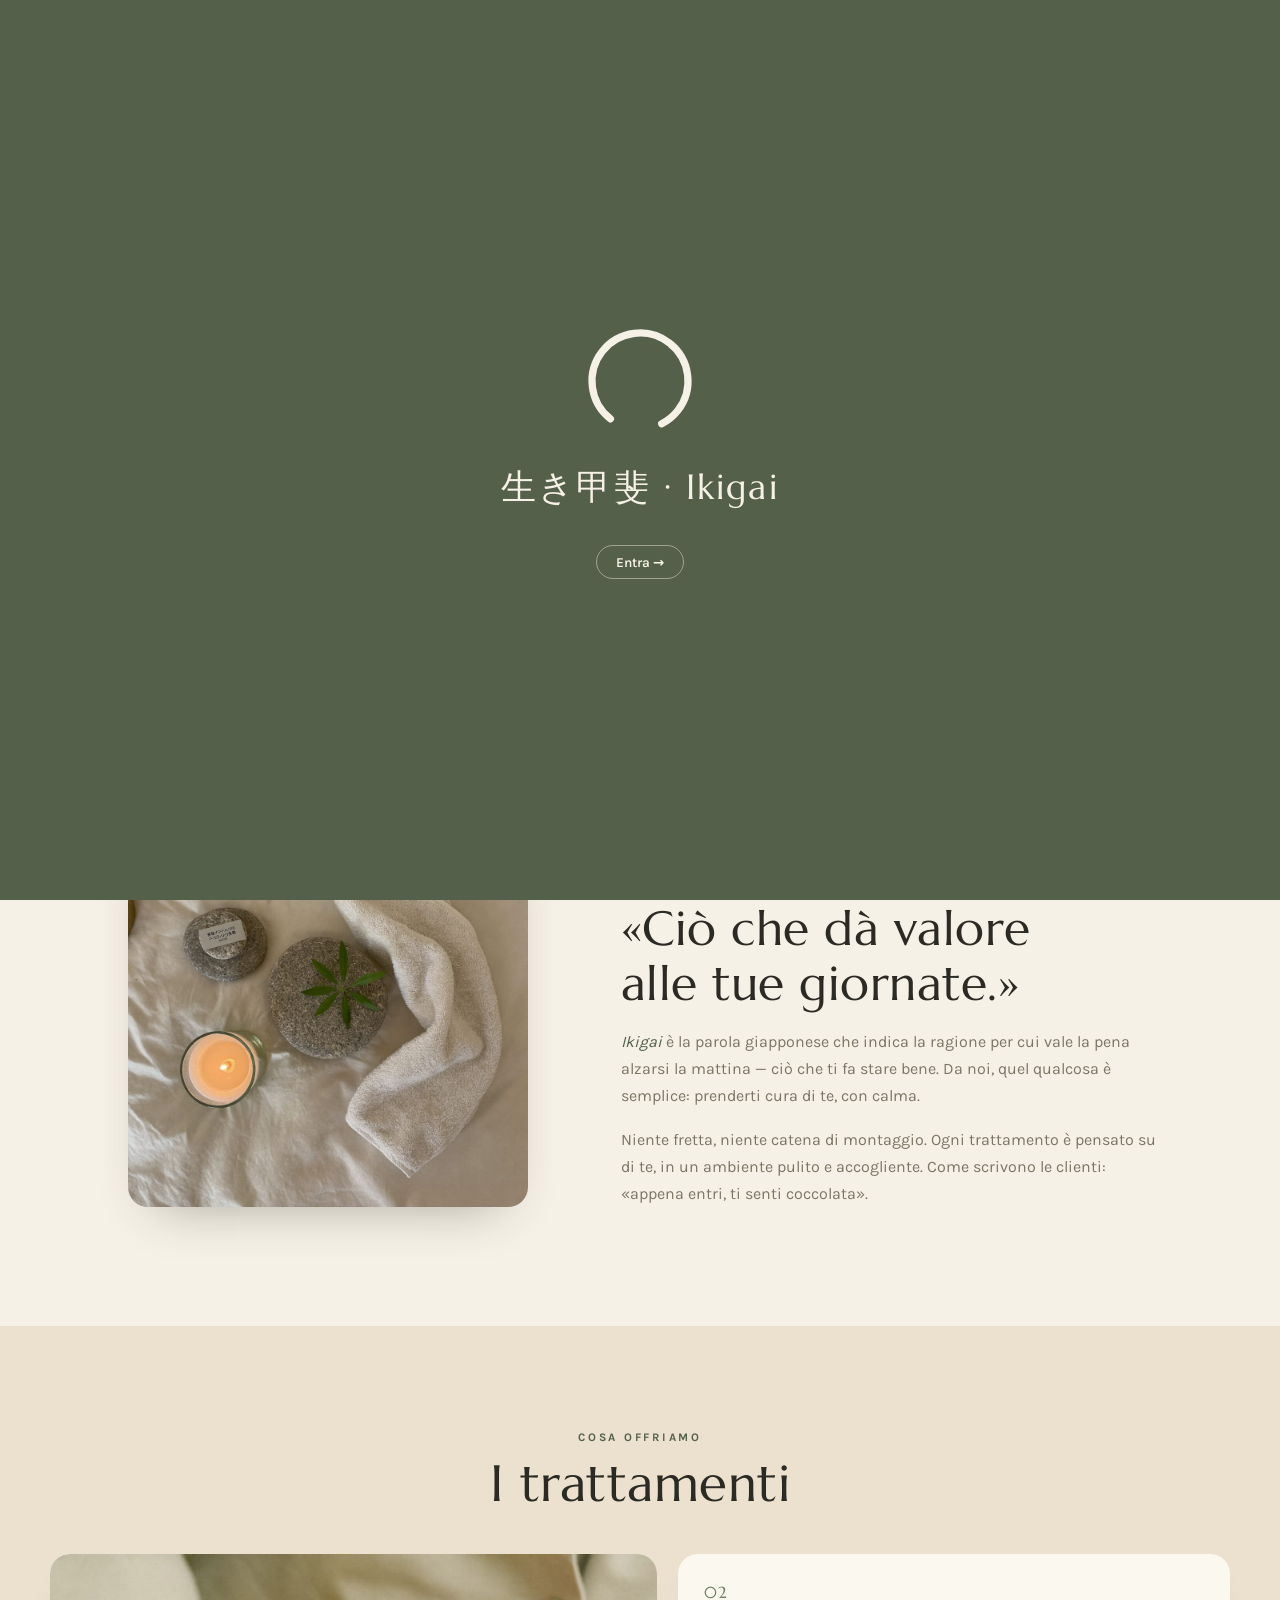
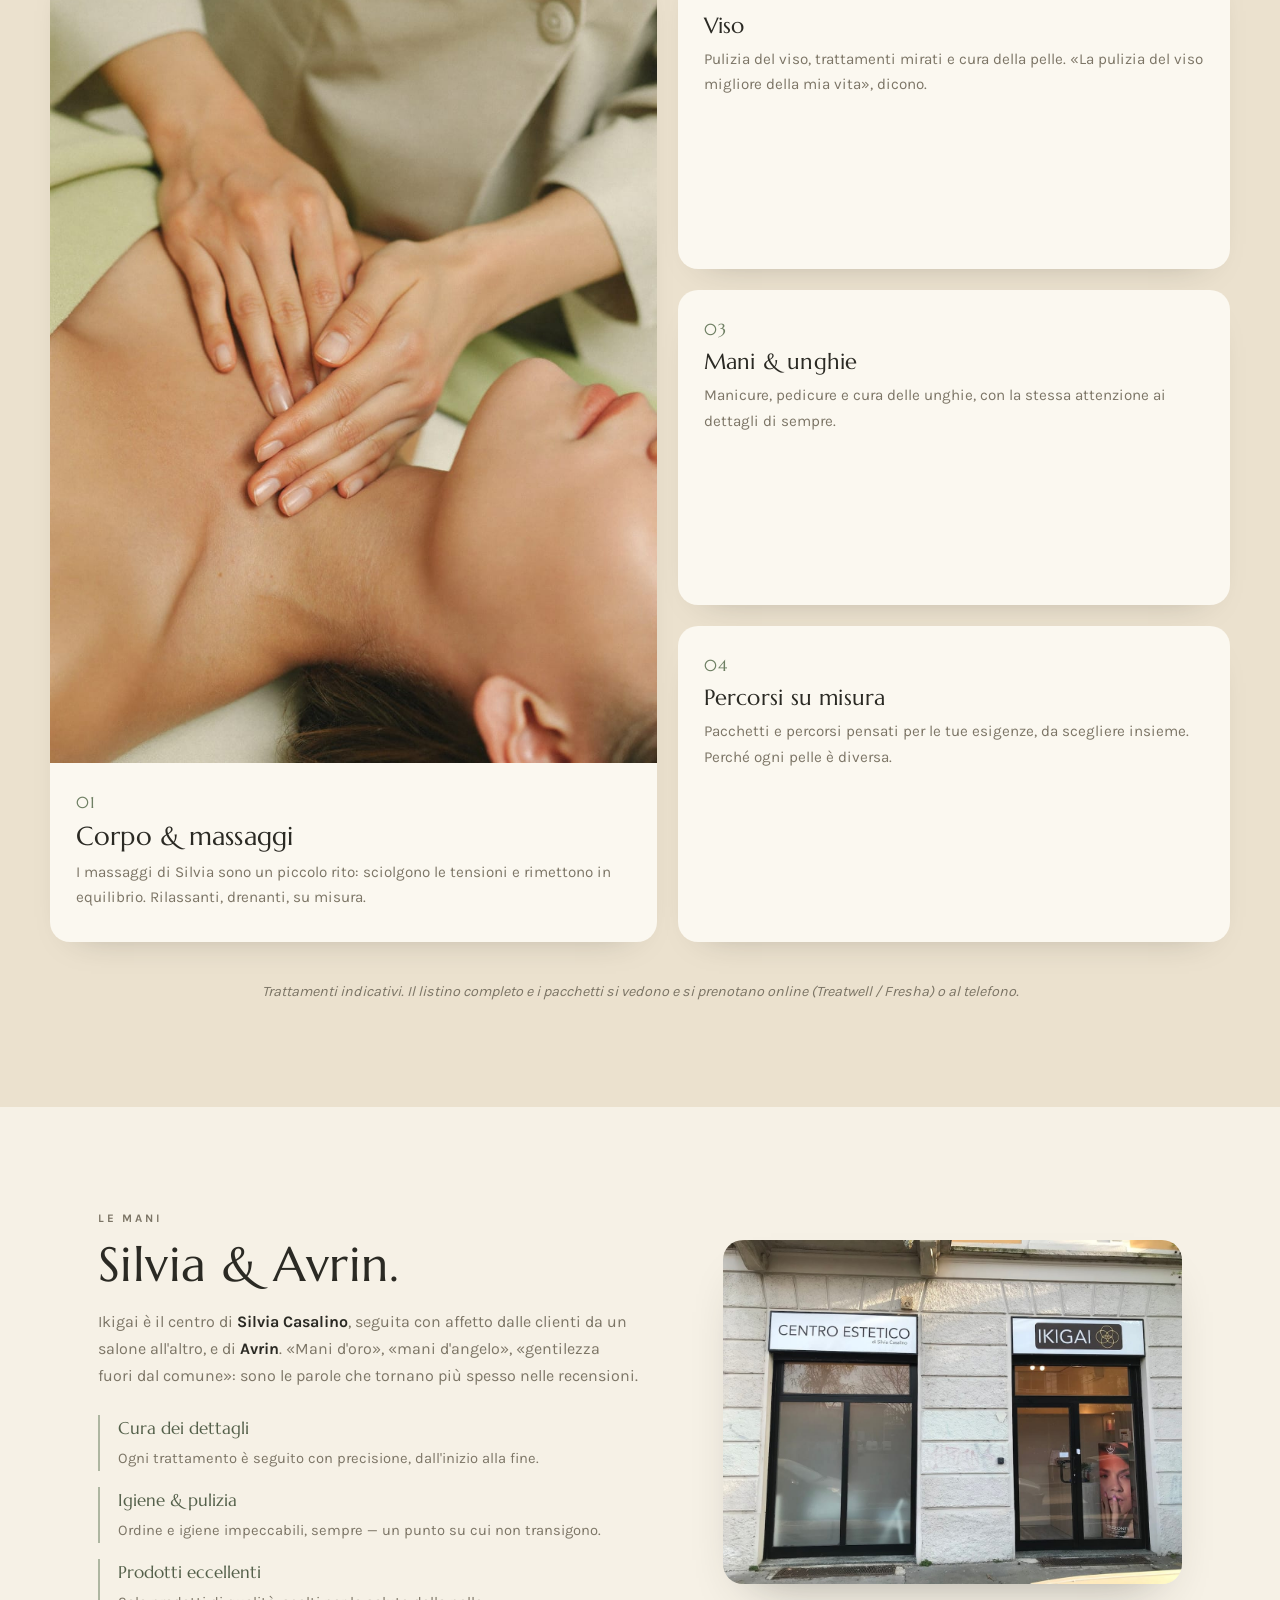
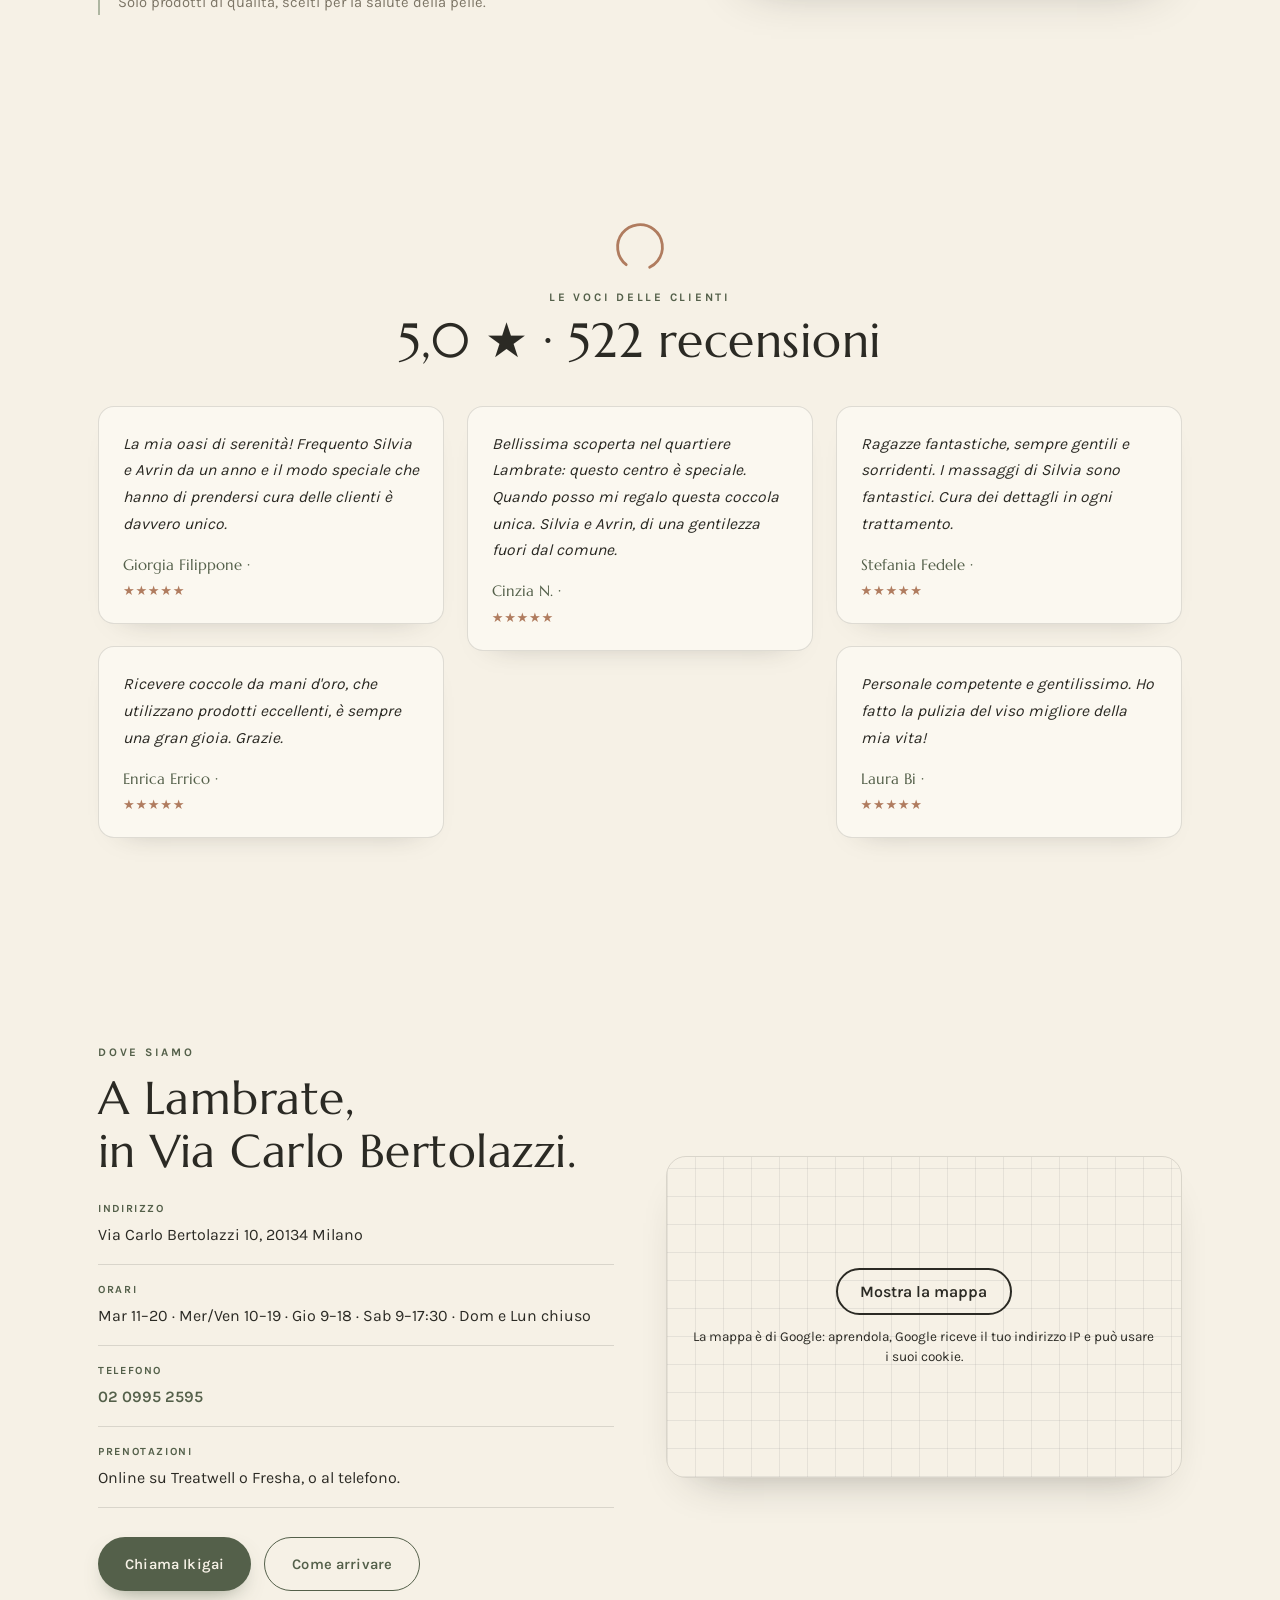
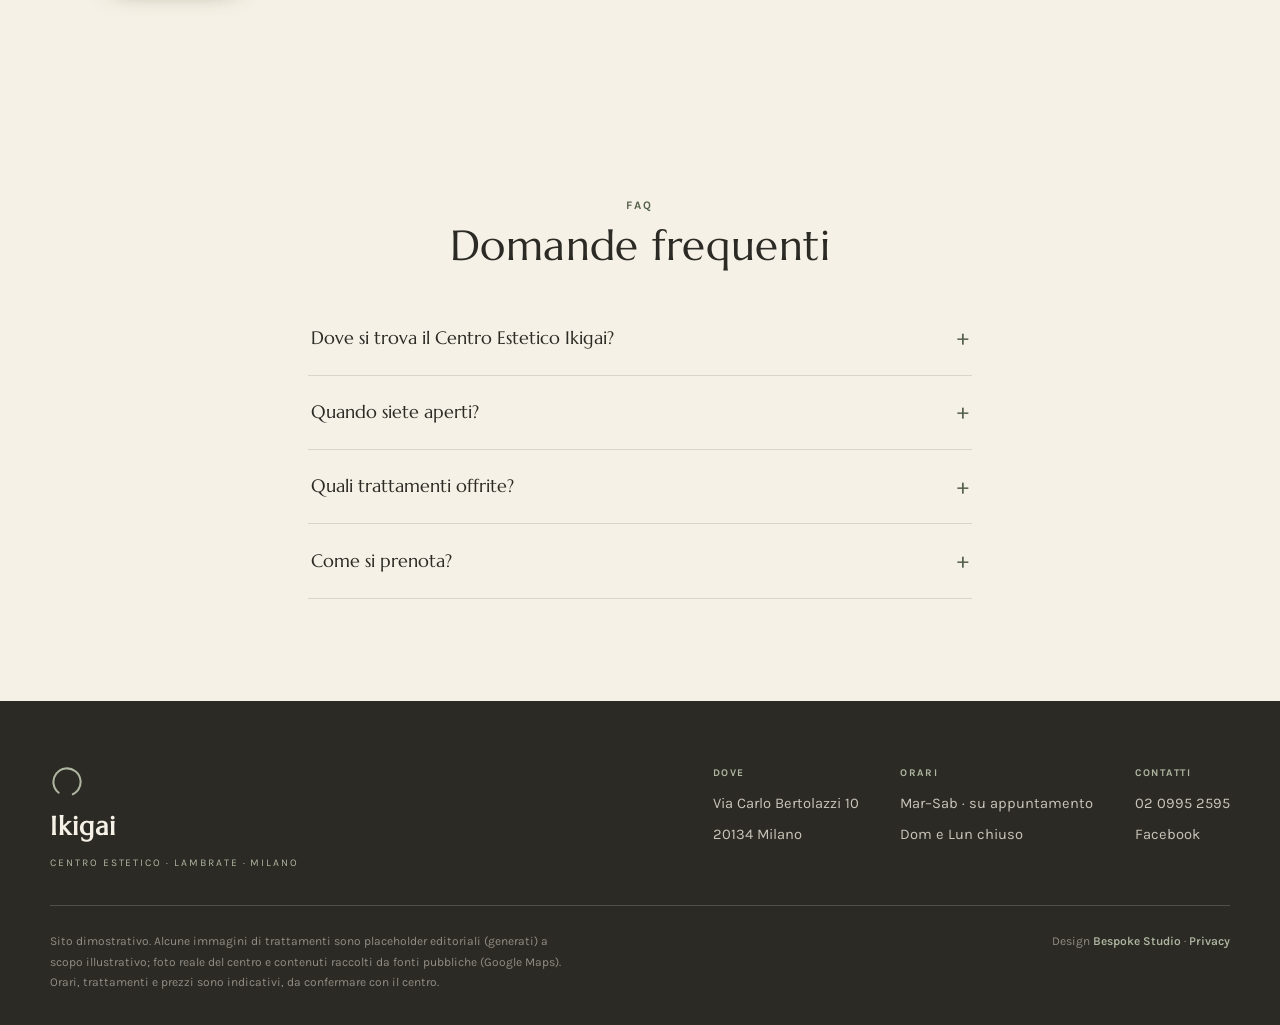
<file: index.html>
<!DOCTYPE html>
<html lang="it">
<head>
<meta charset="UTF-8" />
<meta name="viewport" content="width=device-width, initial-scale=1.0" />
<meta name="robots" content="noindex">
<title>Ikigai — centro estetico & benessere a Lambrate · Milano</title>
<meta name="description" content="Centro Estetico Ikigai di Silvia Casalino: la tua oasi di serenità a Lambrate (Via Carlo Bertolazzi 10, Milano). Viso, corpo, massaggi e unghie. 5,0 su 522 recensioni. Prenditi cura di te." />
<link rel="canonical" href="https://rotenzark.github.io/ikigai/" />
<meta name="theme-color" content="#556049" />
<meta property="og:type" content="business.business" />
<meta property="og:site_name" content="Ikigai — Centro Estetico" />
<meta property="og:title" content="Ikigai — centro estetico & benessere · Lambrate" />
<meta property="og:description" content="La tua oasi di serenità a Lambrate. Viso, corpo, massaggi e unghie. 5,0 su 522 recensioni." />
<meta property="og:image" content="https://rotenzark.github.io/ikigai/img/og-image.jpg" />
<meta property="og:url" content="https://rotenzark.github.io/ikigai/" />
<meta property="og:locale" content="it_IT" />
<meta name="twitter:card" content="summary_large_image" />
<meta name="twitter:title" content="Ikigai — Centro Estetico · Lambrate, Milano" />
<meta name="twitter:description" content="La tua oasi di serenità. Viso, corpo, massaggi e unghie. 5,0/522." />
<meta name="twitter:image" content="https://rotenzark.github.io/ikigai/img/og-image.jpg" />
<link rel="icon" href="img/favicon.svg" type="image/svg+xml" />
<link rel="icon" href="img/favicon-32.png" sizes="32x32" type="image/png" />
<link rel="apple-touch-icon" href="img/apple-touch-icon.png" />
<link rel="stylesheet" href="fonts/fonts.css?v=1">
<link rel="stylesheet" href="css/styles.css?v=1" />
<script type="application/ld+json">
{
  "@context": "https://schema.org",
  "@type": "DaySpa",
  "name": "Centro Estetico Ikigai",
  "description": "Centro estetico e benessere a Lambrate, Milano: trattamenti viso, corpo, massaggi e unghie. La tua oasi di serenità.",
  "url": "https://rotenzark.github.io/ikigai/",
  "telephone": "+390209952595",
  "priceRange": "€€",
  "image": "https://rotenzark.github.io/ikigai/img/hero-viso.jpg",
  "address": {
    "@type": "PostalAddress",
    "streetAddress": "Via Carlo Bertolazzi 10",
    "addressLocality": "Milano",
    "postalCode": "20134",
    "addressCountry": "IT"
  },
  "geo": {
    "@type": "GeoCoordinates",
    "latitude": 45.4838968,
    "longitude": 9.2400491
  },
  "openingHoursSpecification": [
    {
      "@type": "OpeningHoursSpecification",
      "dayOfWeek": "Tuesday",
      "opens": "11:00",
      "closes": "20:00"
    },
    {
      "@type": "OpeningHoursSpecification",
      "dayOfWeek": [
        "Wednesday",
        "Friday"
      ],
      "opens": "10:00",
      "closes": "19:00"
    },
    {
      "@type": "OpeningHoursSpecification",
      "dayOfWeek": "Thursday",
      "opens": "09:00",
      "closes": "18:00"
    },
    {
      "@type": "OpeningHoursSpecification",
      "dayOfWeek": "Saturday",
      "opens": "09:00",
      "closes": "17:30"
    }
  ],
  "sameAs": [
    "https://www.facebook.com/CentroEsteticoIkigai"
  ]
}
</script>
<script type="application/ld+json">
{
  "@context": "https://schema.org", "@type": "FAQPage",
  "mainEntity": [
    { "@type": "Question", "name": "Dove si trova il Centro Estetico Ikigai?", "acceptedAnswer": { "@type": "Answer", "text": "In Via Carlo Bertolazzi 10, a Lambrate (Milano)." } },
    { "@type": "Question", "name": "Quando siete aperti?", "acceptedAnswer": { "@type": "Answer", "text": "Martedì 11–20, mercoledì e venerdì 10–19, giovedì 9–18, sabato 9–17:30. Domenica e lunedì chiuso." } },
    { "@type": "Question", "name": "Quali trattamenti offrite?", "acceptedAnswer": { "@type": "Answer", "text": "Trattamenti viso, corpo e massaggi, unghie, e percorsi personalizzati. Su appuntamento." } },
    { "@type": "Question", "name": "Come si prenota?", "acceptedAnswer": { "@type": "Answer", "text": "Online tramite Treatwell o Fresha, oppure chiamando lo 02 0995 2595." } }
  ]
}
</script>
</head>
<body>

<div id="intro" aria-hidden="true">
  <div class="intro-mark">
    <svg class="enso enso-lg" viewBox="0 0 100 100" aria-hidden="true"><circle cx="50" cy="50" r="40" pathLength="100"/></svg>
    <p>生き甲斐 · Ikigai</p>
  </div>
  <button id="intro-skip" data-i18n="intro.skip">Entra →</button>
</div>

<header id="site-header">
  <a href="#top" class="brand" aria-label="Ikigai — home">
    <svg class="enso" viewBox="0 0 100 100" aria-hidden="true"><circle cx="50" cy="50" r="40" pathLength="100"/></svg>
    <span class="brand-txt"><b>Ikigai</b><i data-i18n="brand.sub">Centro estetico · Lambrate</i></span>
  </a>
  <nav class="nav" aria-label="Navigazione">
    <a href="#ikigai" data-i18n="nav.ikigai">Il nome</a>
    <a href="#trattamenti" data-i18n="nav.tratt">Trattamenti</a>
    <a href="#mani" data-i18n="nav.mani">Silvia &amp; Avrin</a>
    <a href="#dove" data-i18n="nav.dove">Dove</a>
  </nav>
  <div class="head-actions">
    <div class="lang" role="group" aria-label="Lingua"><button data-lang="it" class="active">IT</button><span>/</span><button data-lang="en">EN</button></div>
    <a class="btn-book" href="tel:+390209952595"><span data-i18n="cta.book">Prenota</span></a>
    <button id="burger" aria-label="Menu" aria-expanded="false"><span></span><span></span><span></span></button>
  </div>
</header>

<!-- HERO -->
<section id="top" class="hero">
  <div class="hero-copy">
    <p class="hero-kicker reveal" data-i18n="hero.kicker">Centro estetico &amp; benessere · Lambrate</p>
    <h1 class="hero-title reveal reveal-d1">Ikigai</h1>
    <p class="hero-claim reveal reveal-d1" data-i18n="hero.claim">La tua oasi di serenità.</p>
    <p class="hero-sub reveal reveal-d2" data-i18n="hero.sub">Un piccolo centro estetico in Via Carlo Bertolazzi, dove Silvia e Avrin si prendono cura di te con mani d'oro. Viso, corpo, massaggi e unghie — con la calma e la cura di una vera coccola.</p>
    <div class="hero-cta reveal reveal-d3">
      <a class="btn btn-solid" href="tel:+390209952595" data-i18n="hero.cta1">Prenota il tuo momento</a>
      <a class="btn btn-line" href="#trattamenti" data-i18n="hero.cta2">I trattamenti</a>
    </div>
    <div class="hero-facts reveal reveal-d3">
      <span class="hf-live"><span id="live-dot"></span> <span id="live-text" data-i18n="hero.live">Controllo orari…</span></span>
      <span data-i18n="hero.f2">★ 5,0 · 522 recensioni</span>
    </div>
  </div>
  <div class="hero-media reveal reveal-d2">
    <svg class="hero-enso enso" viewBox="0 0 100 100" aria-hidden="true"><circle cx="50" cy="50" r="40" pathLength="100"/></svg>
    <figure class="hero-photo"><img src="img/hero-viso.jpg" alt="Un trattamento viso rilassante da Ikigai" width="1200" height="1600" fetchpriority="high" /></figure>
  </div>
</section>

<!-- IKIGAI · il nome -->
<section id="ikigai" class="section ikigai-s">
  <figure class="ikigai-photo reveal"><img src="img/zen.jpg" alt="Dettaglio zen: candela, pietre e foglia" width="1000" height="1000" loading="lazy" /></figure>
  <div class="ikigai-copy reveal">
    <svg class="enso enso-accent" viewBox="0 0 100 100" aria-hidden="true"><circle cx="50" cy="50" r="40" pathLength="100"/></svg>
    <p class="kicker" data-i18n="ikigai.kicker">Il nome</p>
    <h2 data-i18n="ikigai.h2">«Ciò che dà valore<br>alle tue giornate.»</h2>
    <p data-i18n="ikigai.p1"><em>Ikigai</em> è la parola giapponese che indica la ragione per cui vale la pena alzarsi la mattina — ciò che ti fa stare bene. Da noi, quel qualcosa è semplice: prenderti cura di te, con calma.</p>
    <p data-i18n="ikigai.p2">Niente fretta, niente catena di montaggio. Ogni trattamento è pensato su di te, in un ambiente pulito e accogliente. Come scrivono le clienti: «appena entri, ti senti coccolata».</p>
  </div>
</section>

<!-- TRATTAMENTI -->
<section id="trattamenti" class="section trattamenti">
  <div class="tratt-head reveal"><p class="kicker" data-i18n="tratt.kicker">Cosa offriamo</p><h2 data-i18n="tratt.h2">I trattamenti</h2></div>
  <div class="tratt-grid">
    <article class="tr tr-feat reveal">
      <figure><img src="img/mani.jpg" alt="Un massaggio rilassante" width="1000" height="1250" loading="lazy" /></figure>
      <div class="tr-txt"><span class="tr-n">01</span><h3 data-i18n="t.1t">Corpo &amp; massaggi</h3><p data-i18n="t.1p">I massaggi di Silvia sono un piccolo rito: sciolgono le tensioni e rimettono in equilibrio. Rilassanti, drenanti, su misura.</p></div>
    </article>
    <article class="tr reveal reveal-d1"><span class="tr-n">02</span><h3 data-i18n="t.2t">Viso</h3><p data-i18n="t.2p">Pulizia del viso, trattamenti mirati e cura della pelle. «La pulizia del viso migliore della mia vita», dicono.</p></article>
    <article class="tr reveal reveal-d2"><span class="tr-n">03</span><h3 data-i18n="t.3t">Mani &amp; unghie</h3><p data-i18n="t.3p">Manicure, pedicure e cura delle unghie, con la stessa attenzione ai dettagli di sempre.</p></article>
    <article class="tr reveal reveal-d3"><span class="tr-n">04</span><h3 data-i18n="t.4t">Percorsi su misura</h3><p data-i18n="t.4p">Pacchetti e percorsi pensati per le tue esigenze, da scegliere insieme. Perché ogni pelle è diversa.</p></article>
  </div>
  <p class="tratt-note" data-i18n="tratt.note">Trattamenti indicativi. Il listino completo e i pacchetti si vedono e si prenotano online (Treatwell / Fresha) o al telefono.</p>
</section>

<!-- MANI · Silvia & Avrin -->
<section id="mani" class="section mani">
  <div class="mani-copy reveal">
    <p class="kicker" data-i18n="mani.kicker">Le mani</p>
    <h2 data-i18n="mani.h2">Silvia &amp; Avrin.</h2>
    <p data-i18n="mani.p1">Ikigai è il centro di <b>Silvia Casalino</b>, seguita con affetto dalle clienti da un salone all'altro, e di <b>Avrin</b>. «Mani d'oro», «mani d'angelo», «gentilezza fuori dal comune»: sono le parole che tornano più spesso nelle recensioni.</p>
    <ul class="mani-list">
      <li><b data-i18n="m.1t">Cura dei dettagli</b><span data-i18n="m.1p">Ogni trattamento è seguito con precisione, dall'inizio alla fine.</span></li>
      <li><b data-i18n="m.2t">Igiene &amp; pulizia</b><span data-i18n="m.2p">Ordine e igiene impeccabili, sempre — un punto su cui non transigono.</span></li>
      <li><b data-i18n="m.3t">Prodotti eccellenti</b><span data-i18n="m.3p">Solo prodotti di qualità, scelti per la salute della pelle.</span></li>
    </ul>
  </div>
  <figure class="mani-photo reveal"><img src="img/facciata.jpg" alt="L'ingresso del centro estetico Ikigai in Via Carlo Bertolazzi" width="1200" height="900" loading="lazy" /></figure>
</section>

<!-- RECENSIONI -->
<section id="recensioni" class="section recensioni">
  <div class="rev-head reveal">
    <svg class="enso enso-accent" viewBox="0 0 100 100" aria-hidden="true"><circle cx="50" cy="50" r="40" pathLength="100"/></svg>
    <p class="kicker" data-i18n="rev.kicker">Le voci delle clienti</p><h2 data-i18n="rev.h2">5,0 ★ · 522 recensioni</h2>
  </div>
  <div class="rev-grid">
    <blockquote class="rev reveal"><p lang="it">La mia oasi di serenità! Frequento Silvia e Avrin da un anno e il modo speciale che hanno di prendersi cura delle clienti è davvero unico.</p><cite>Giorgia Filippone · <span>★★★★★</span></cite></blockquote>
    <blockquote class="rev reveal reveal-d1"><p lang="it">Ricevere coccole da mani d'oro, che utilizzano prodotti eccellenti, è sempre una gran gioia. Grazie.</p><cite>Enrica Errico · <span>★★★★★</span></cite></blockquote>
    <blockquote class="rev reveal reveal-d2"><p lang="it">Bellissima scoperta nel quartiere Lambrate: questo centro è speciale. Quando posso mi regalo questa coccola unica. Silvia e Avrin, di una gentilezza fuori dal comune.</p><cite>Cinzia N. · <span>★★★★★</span></cite></blockquote>
    <blockquote class="rev reveal"><p lang="it">Ragazze fantastiche, sempre gentili e sorridenti. I massaggi di Silvia sono fantastici. Cura dei dettagli in ogni trattamento.</p><cite>Stefania Fedele · <span>★★★★★</span></cite></blockquote>
    <blockquote class="rev reveal reveal-d1"><p lang="it">Personale competente e gentilissimo. Ho fatto la pulizia del viso migliore della mia vita!</p><cite>Laura Bi · <span>★★★★★</span></cite></blockquote>
  </div>
</section>

<!-- DOVE -->
<section id="dove" class="section dove">
  <div class="dove-grid">
    <div class="dove-info reveal">
      <p class="kicker" data-i18n="dove.kicker">Dove siamo</p>
      <h2 data-i18n="dove.h2">A Lambrate,<br>in Via Carlo Bertolazzi.</h2>
      <ul class="dove-list">
        <li><b data-i18n="dove.addr">Indirizzo</b> Via Carlo Bertolazzi 10, 20134 Milano</li>
        <li><b data-i18n="dove.hours">Orari</b> <span data-i18n="dove.hoursv">Mar 11–20 · Mer/Ven 10–19 · Gio 9–18 · Sab 9–17:30 · Dom e Lun chiuso</span></li>
        <li><b data-i18n="dove.phone">Telefono</b> <a href="tel:+390209952595">02 0995 2595</a></li>
        <li><b data-i18n="dove.book">Prenotazioni</b> <span data-i18n="dove.bookv">Online su Treatwell o Fresha, o al telefono.</span></li>
      </ul>
      <div class="dove-cta">
        <a class="btn btn-solid" href="tel:+390209952595" data-i18n="dove.call">Chiama Ikigai</a>
        <a class="btn btn-line" href="https://www.google.com/maps/dir/?api=1&destination=Centro+Estetico+Ikigai+Via+Carlo+Bertolazzi+10+Milano" target="_blank" rel="noopener" data-i18n="dove.route">Come arrivare</a>
      </div>
    </div>
    <div class="dove-map reveal"><div class="mappa-clic" data-mappa-clic style="--mappa-h: 320px"><template><iframe title="Mappa Centro Estetico Ikigai" src="https://www.google.com/maps?q=Centro+Estetico+Ikigai+Via+Carlo+Bertolazzi+10+Milano&output=embed" loading="lazy" referrerpolicy="no-referrer-when-downgrade"></iframe></template><div class="mappa-clic__velo"><a class="mappa-clic__btn" href="https://www.google.com/maps/dir/?api=1&destination=Centro+Estetico+Ikigai+Via+Carlo+Bertolazzi+10+Milano" target="_blank" rel="noopener">Mostra la mappa</a><p class="mappa-clic__nota">La mappa è di Google: aprendola, Google riceve il tuo indirizzo IP e può usare i suoi cookie.</p></div></div></div>
  </div>
</section>

<!-- FAQ -->
<section id="faq" class="section faq">
  <div class="faq-head reveal"><p class="kicker">FAQ</p><h2 data-i18n="faq.h2">Domande frequenti</h2></div>
  <div class="faq-list reveal">
    <details><summary data-i18n="faq.q1">Dove si trova il Centro Estetico Ikigai?</summary><p data-i18n="faq.a1">In Via Carlo Bertolazzi 10, a Lambrate (Milano).</p></details>
    <details><summary data-i18n="faq.q2">Quando siete aperti?</summary><p data-i18n="faq.a2">Martedì 11–20, mercoledì e venerdì 10–19, giovedì 9–18, sabato 9–17:30. Domenica e lunedì chiuso.</p></details>
    <details><summary data-i18n="faq.q3">Quali trattamenti offrite?</summary><p data-i18n="faq.a3">Trattamenti viso, corpo e massaggi, unghie e percorsi personalizzati. Su appuntamento.</p></details>
    <details><summary data-i18n="faq.q4">Come si prenota?</summary><p data-i18n="faq.a4">Online tramite Treatwell o Fresha, oppure chiamando lo 02 0995 2595.</p></details>
  </div>
</section>

<footer id="site-footer">
  <div class="foot-main">
    <div class="foot-brand">
      <svg class="enso" viewBox="0 0 100 100" aria-hidden="true"><circle cx="50" cy="50" r="40" pathLength="100"/></svg>
      <b>Ikigai</b><i data-i18n="foot.sub">Centro estetico · Lambrate · Milano</i>
    </div>
    <div class="foot-cols">
      <div><b data-i18n="foot.where">Dove</b><span>Via Carlo Bertolazzi 10</span><span>20134 Milano</span></div>
      <div><b data-i18n="foot.hours">Orari</b><span>Mar–Sab · su appuntamento</span><span data-i18n="foot.hours2">Dom e Lun chiuso</span></div>
      <div><b data-i18n="foot.contact">Contatti</b><a href="tel:+390209952595">02 0995 2595</a><a href="https://www.facebook.com/CentroEsteticoIkigai" target="_blank" rel="noopener">Facebook</a></div>
    </div>
  </div>
  <div class="foot-bottom">
    <p data-i18n="foot.disclaimer">Sito dimostrativo. Alcune immagini di trattamenti sono placeholder editoriali (generati) a scopo illustrativo; foto reale del centro e contenuti raccolti da fonti pubbliche (Google Maps). Orari, trattamenti e prezzi sono indicativi, da confermare con il centro.</p>
    <p class="foot-credit">Design <a href="https://bespokestud.io" target="_blank" rel="noopener">Bespoke Studio</a> · <a href="privacy.html">Privacy</a></p>
  </div>
</footer>

<nav class="action-bar" aria-label="Azioni rapide">
  <a href="tel:+390209952595"><span data-i18n="ab.call">Chiama</span></a>
  <a href="#trattamenti"><span data-i18n="ab.tratt">Trattamenti</span></a>
  <a href="https://www.google.com/maps/dir/?api=1&destination=Centro+Estetico+Ikigai+Via+Carlo+Bertolazzi+10+Milano" target="_blank" rel="noopener"><span data-i18n="ab.route">Indicazioni</span></a>
</nav>

<script src="js/main.js?v=1"></script>
<script src="js/mappa-clic.js?v=1" defer></script>
</body>
</html>
</file>
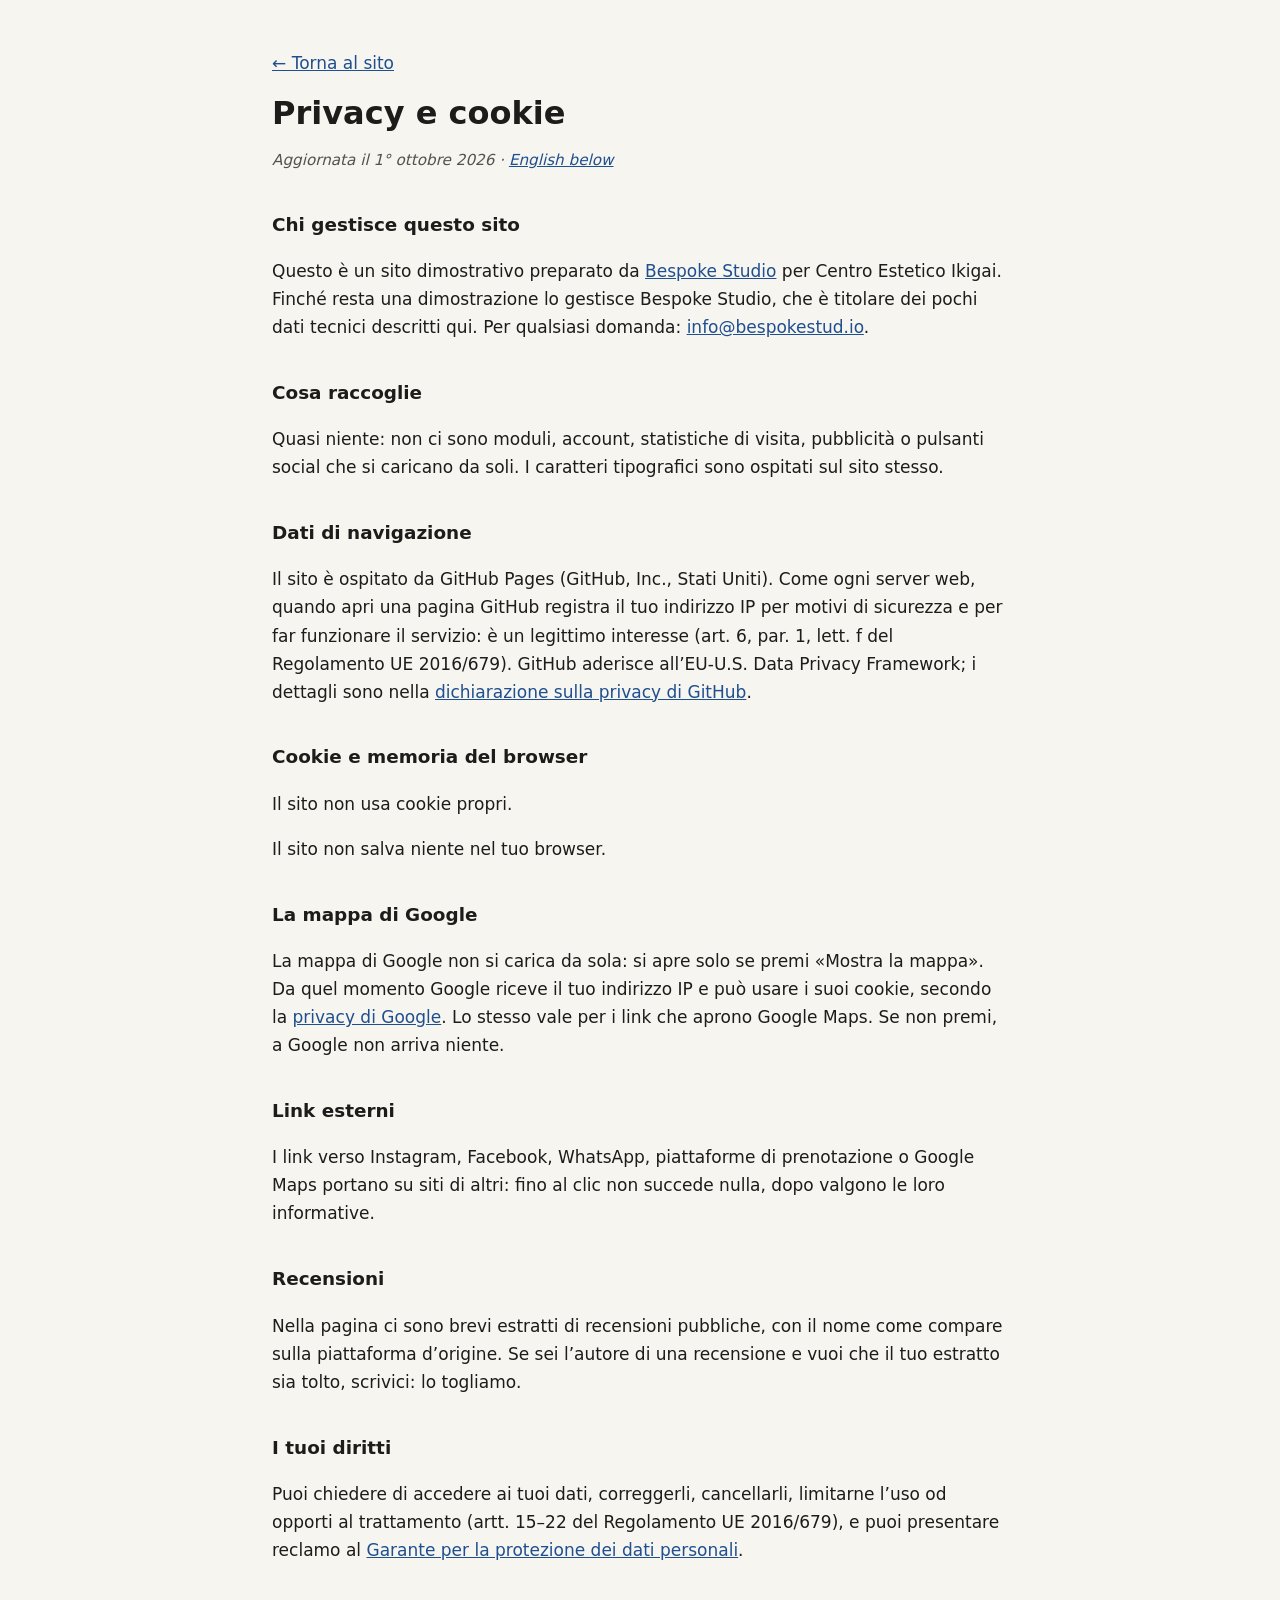
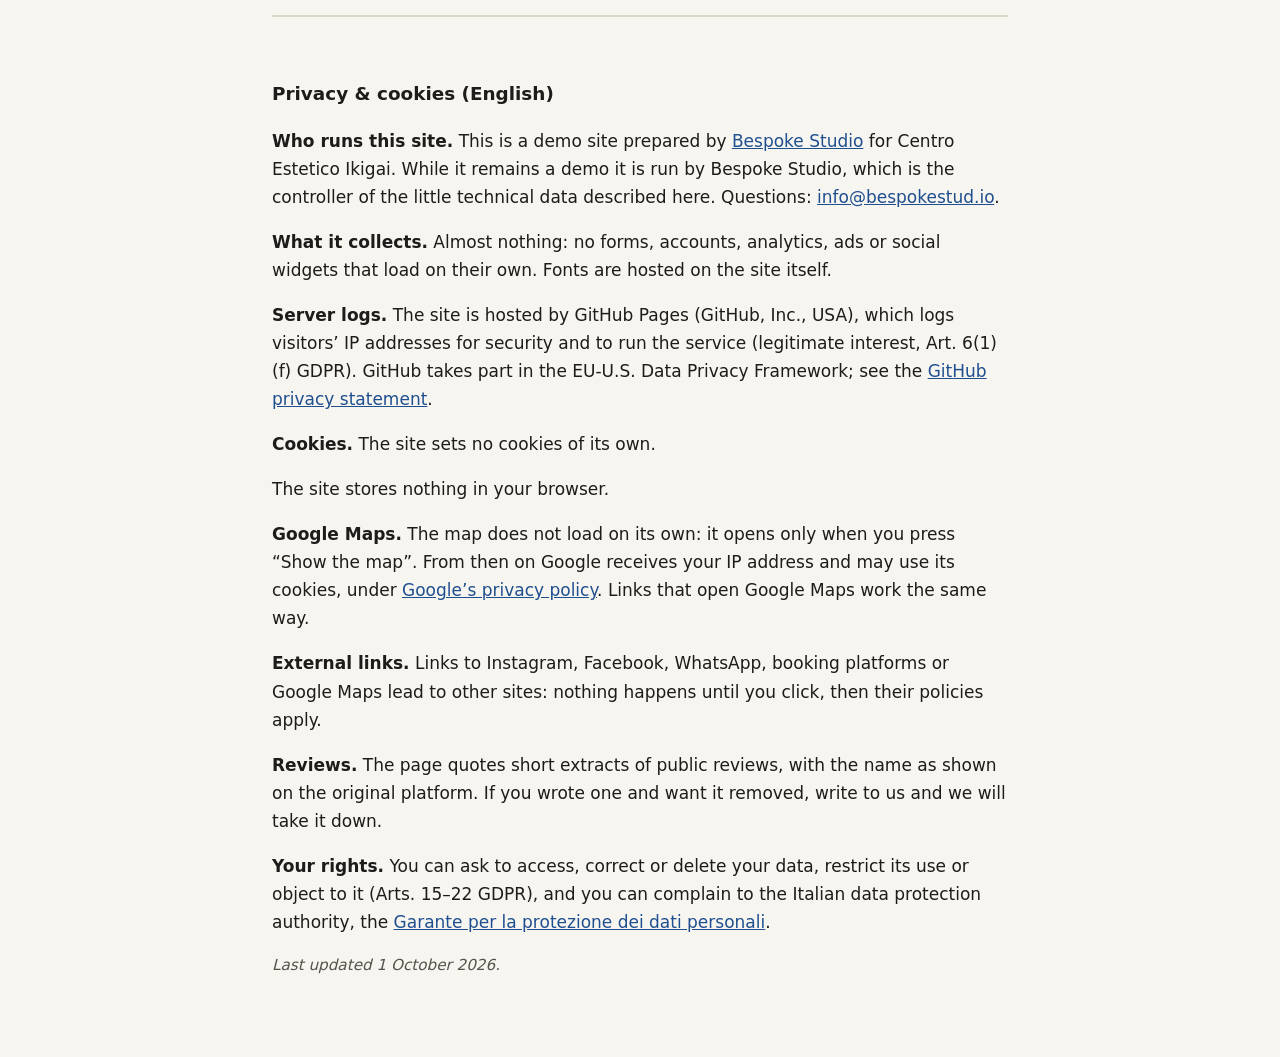
<file: privacy.html>
<!DOCTYPE html>
<html lang="it">
<head>
  <meta charset="UTF-8">
  <meta name="viewport" content="width=device-width, initial-scale=1.0">
  <meta name="robots" content="noindex">
  <title>Privacy e cookie · Centro Estetico Ikigai</title>
  <meta name="description" content="Informativa privacy e cookie del sito Centro Estetico Ikigai.">
  <style>
    body { margin: 0; background: #f7f5f0; color: #1d1c1a; font: 17px/1.65 system-ui, -apple-system, "Segoe UI", Roboto, sans-serif; }
    main { max-width: 46rem; margin: 0 auto; padding: 32px 20px 64px; }
    h1 { font-size: 2rem; line-height: 1.2; margin: 0.4em 0 0.2em; }
    h2 { font-size: 1.15rem; margin: 2em 0 0.4em; }
    a { color: #1f4f8f; }
    .data { color: #55524c; font-style: italic; font-size: 0.95rem; }
    .en { margin-top: 3em; padding-top: 1.5em; border-top: 2px solid #ddd8cc; }
    code { font-size: 0.9em; background: #ebe7dc; padding: 0 4px; border-radius: 3px; }
  </style>
</head>
<body>
<main>
  <p><a href="index.html">← Torna al sito</a></p>
  <h1>Privacy e cookie</h1>
  <p class="data">Aggiornata il 1° ottobre 2026 · <a href="#english" lang="en">English below</a></p>
  <h2>Chi gestisce questo sito</h2>
  <p>Questo è un sito dimostrativo preparato da <a href="https://bespokestud.io" rel="noopener">Bespoke Studio</a> per Centro Estetico Ikigai. Finché resta una dimostrazione lo gestisce Bespoke Studio, che è titolare dei pochi dati tecnici descritti qui. Per qualsiasi domanda: <a href="mailto:info@bespokestud.io">info@bespokestud.io</a>.</p>
  <h2>Cosa raccoglie</h2>
  <p>Quasi niente: non ci sono moduli, account, statistiche di visita, pubblicità o pulsanti social che si caricano da soli. I caratteri tipografici sono ospitati sul sito stesso.</p>
  <h2>Dati di navigazione</h2>
  <p>Il sito è ospitato da GitHub Pages (GitHub, Inc., Stati Uniti). Come ogni server web, quando apri una pagina GitHub registra il tuo indirizzo IP per motivi di sicurezza e per far funzionare il servizio: è un legittimo interesse (art. 6, par. 1, lett. f del Regolamento UE 2016/679). GitHub aderisce all’EU-U.S. Data Privacy Framework; i dettagli sono nella <a href="https://docs.github.com/site-policy/privacy-policies/github-general-privacy-statement" rel="noopener">dichiarazione sulla privacy di GitHub</a>.</p>
  
  <h2>Cookie e memoria del browser</h2>
  <p>Il sito non usa cookie propri.</p>
  <p>Il sito non salva niente nel tuo browser.</p>
  <h2>La mappa di Google</h2>
  <p>La mappa di Google non si carica da sola: si apre solo se premi «Mostra la mappa». Da quel momento Google riceve il tuo indirizzo IP e può usare i suoi cookie, secondo la <a href="https://policies.google.com/privacy?hl=it" rel="noopener">privacy di Google</a>. Lo stesso vale per i link che aprono Google Maps. Se non premi, a Google non arriva niente.</p>
  <h2>Link esterni</h2>
  <p>I link verso Instagram, Facebook, WhatsApp, piattaforme di prenotazione o Google Maps portano su siti di altri: fino al clic non succede nulla, dopo valgono le loro informative.</p>
  <h2>Recensioni</h2>
  <p>Nella pagina ci sono brevi estratti di recensioni pubbliche, con il nome come compare sulla piattaforma d’origine. Se sei l’autore di una recensione e vuoi che il tuo estratto sia tolto, scrivici: lo togliamo.</p>
  <h2>I tuoi diritti</h2>
  <p>Puoi chiedere di accedere ai tuoi dati, correggerli, cancellarli, limitarne l’uso od opporti al trattamento (artt. 15–22 del Regolamento UE 2016/679), e puoi presentare reclamo al <a href="https://www.garanteprivacy.it" rel="noopener">Garante per la protezione dei dati personali</a>.</p>
  <div class="en" id="english" lang="en">
    <h2>Privacy &amp; cookies (English)</h2>
    <p><strong>Who runs this site.</strong> This is a demo site prepared by <a href="https://bespokestud.io" rel="noopener">Bespoke Studio</a> for Centro Estetico Ikigai. While it remains a demo it is run by Bespoke Studio, which is the controller of the little technical data described here. Questions: <a href="mailto:info@bespokestud.io">info@bespokestud.io</a>.</p>
    <p><strong>What it collects.</strong> Almost nothing: no forms, accounts, analytics, ads or social widgets that load on their own. Fonts are hosted on the site itself.</p>
    <p><strong>Server logs.</strong> The site is hosted by GitHub Pages (GitHub, Inc., USA), which logs visitors’ IP addresses for security and to run the service (legitimate interest, Art. 6(1)(f) GDPR). GitHub takes part in the EU-U.S. Data Privacy Framework; see the <a href="https://docs.github.com/site-policy/privacy-policies/github-general-privacy-statement" rel="noopener">GitHub privacy statement</a>.</p>
    
    <p><strong>Cookies.</strong> The site sets no cookies of its own.</p>
    <p>The site stores nothing in your browser.</p>
    <p><strong>Google Maps.</strong> The map does not load on its own: it opens only when you press “Show the map”. From then on Google receives your IP address and may use its cookies, under <a href="https://policies.google.com/privacy?hl=en" rel="noopener">Google’s privacy policy</a>. Links that open Google Maps work the same way.</p>
    <p><strong>External links.</strong> Links to Instagram, Facebook, WhatsApp, booking platforms or Google Maps lead to other sites: nothing happens until you click, then their policies apply.</p>
    <p><strong>Reviews.</strong> The page quotes short extracts of public reviews, with the name as shown on the original platform. If you wrote one and want it removed, write to us and we will take it down.</p>
    <p><strong>Your rights.</strong> You can ask to access, correct or delete your data, restrict its use or object to it (Arts. 15–22 GDPR), and you can complain to the Italian data protection authority, the <a href="https://www.garanteprivacy.it" rel="noopener">Garante per la protezione dei dati personali</a>.</p>
    <p class="data">Last updated 1 October 2026.</p>
  </div>
</main>
</body>
</html>
</file>
<file: fonts/fonts.css>
/* Caratteri ospitati sul sito: nessuna richiesta a Google Fonts o Fontshare (giro privacy 1/10/2026). Licenze in LICENSE.txt. */
/* latin-ext */
@font-face {
  font-family: 'Karla';
  font-style: normal;
  font-weight: 400;
  font-display: swap;
  src: url(karla-v33-qkB9XvYC6trAT55ZBi1ueQVIjQTD-JrIH2G7nytkHRyQ8p4wUjm6bnEr.woff2) format('woff2');
  unicode-range: U+0100-02BA, U+02BD-02C5, U+02C7-02CC, U+02CE-02D7, U+02DD-02FF, U+0304, U+0308, U+0329, U+1D00-1DBF, U+1E00-1E9F, U+1EF2-1EFF, U+2020, U+20A0-20AB, U+20AD-20C0, U+2113, U+2C60-2C7F, U+A720-A7FF;
}
/* latin */
@font-face {
  font-family: 'Karla';
  font-style: normal;
  font-weight: 400;
  font-display: swap;
  src: url(karla-v33-qkB9XvYC6trAT55ZBi1ueQVIjQTD-JrIH2G7nytkHRyQ8p4wUje6bg.woff2) format('woff2');
  unicode-range: U+0000-00FF, U+0131, U+0152-0153, U+02BB-02BC, U+02C6, U+02DA, U+02DC, U+0304, U+0308, U+0329, U+2000-206F, U+20AC, U+2122, U+2191, U+2193, U+2212, U+2215, U+FEFF, U+FFFD;
}
/* latin-ext */
@font-face {
  font-family: 'Karla';
  font-style: normal;
  font-weight: 500;
  font-display: swap;
  src: url(karla-v33-qkB9XvYC6trAT55ZBi1ueQVIjQTD-JrIH2G7nytkHRyQ8p4wUjm6bnEr.woff2) format('woff2');
  unicode-range: U+0100-02BA, U+02BD-02C5, U+02C7-02CC, U+02CE-02D7, U+02DD-02FF, U+0304, U+0308, U+0329, U+1D00-1DBF, U+1E00-1E9F, U+1EF2-1EFF, U+2020, U+20A0-20AB, U+20AD-20C0, U+2113, U+2C60-2C7F, U+A720-A7FF;
}
/* latin */
@font-face {
  font-family: 'Karla';
  font-style: normal;
  font-weight: 500;
  font-display: swap;
  src: url(karla-v33-qkB9XvYC6trAT55ZBi1ueQVIjQTD-JrIH2G7nytkHRyQ8p4wUje6bg.woff2) format('woff2');
  unicode-range: U+0000-00FF, U+0131, U+0152-0153, U+02BB-02BC, U+02C6, U+02DA, U+02DC, U+0304, U+0308, U+0329, U+2000-206F, U+20AC, U+2122, U+2191, U+2193, U+2212, U+2215, U+FEFF, U+FFFD;
}
/* latin-ext */
@font-face {
  font-family: 'Karla';
  font-style: normal;
  font-weight: 600;
  font-display: swap;
  src: url(karla-v33-qkB9XvYC6trAT55ZBi1ueQVIjQTD-JrIH2G7nytkHRyQ8p4wUjm6bnEr.woff2) format('woff2');
  unicode-range: U+0100-02BA, U+02BD-02C5, U+02C7-02CC, U+02CE-02D7, U+02DD-02FF, U+0304, U+0308, U+0329, U+1D00-1DBF, U+1E00-1E9F, U+1EF2-1EFF, U+2020, U+20A0-20AB, U+20AD-20C0, U+2113, U+2C60-2C7F, U+A720-A7FF;
}
/* latin */
@font-face {
  font-family: 'Karla';
  font-style: normal;
  font-weight: 600;
  font-display: swap;
  src: url(karla-v33-qkB9XvYC6trAT55ZBi1ueQVIjQTD-JrIH2G7nytkHRyQ8p4wUje6bg.woff2) format('woff2');
  unicode-range: U+0000-00FF, U+0131, U+0152-0153, U+02BB-02BC, U+02C6, U+02DA, U+02DC, U+0304, U+0308, U+0329, U+2000-206F, U+20AC, U+2122, U+2191, U+2193, U+2212, U+2215, U+FEFF, U+FFFD;
}
/* latin-ext */
@font-face {
  font-family: 'Karla';
  font-style: normal;
  font-weight: 700;
  font-display: swap;
  src: url(karla-v33-qkB9XvYC6trAT55ZBi1ueQVIjQTD-JrIH2G7nytkHRyQ8p4wUjm6bnEr.woff2) format('woff2');
  unicode-range: U+0100-02BA, U+02BD-02C5, U+02C7-02CC, U+02CE-02D7, U+02DD-02FF, U+0304, U+0308, U+0329, U+1D00-1DBF, U+1E00-1E9F, U+1EF2-1EFF, U+2020, U+20A0-20AB, U+20AD-20C0, U+2113, U+2C60-2C7F, U+A720-A7FF;
}
/* latin */
@font-face {
  font-family: 'Karla';
  font-style: normal;
  font-weight: 700;
  font-display: swap;
  src: url(karla-v33-qkB9XvYC6trAT55ZBi1ueQVIjQTD-JrIH2G7nytkHRyQ8p4wUje6bg.woff2) format('woff2');
  unicode-range: U+0000-00FF, U+0131, U+0152-0153, U+02BB-02BC, U+02C6, U+02DA, U+02DC, U+0304, U+0308, U+0329, U+2000-206F, U+20AC, U+2122, U+2191, U+2193, U+2212, U+2215, U+FEFF, U+FFFD;
}
/* latin-ext */
@font-face {
  font-family: 'Marcellus';
  font-style: normal;
  font-weight: 400;
  font-display: swap;
  src: url(marcellus-v14-wEO_EBrOk8hQLDvIAF81WPoK7Es.woff2) format('woff2');
  unicode-range: U+0100-02BA, U+02BD-02C5, U+02C7-02CC, U+02CE-02D7, U+02DD-02FF, U+0304, U+0308, U+0329, U+1D00-1DBF, U+1E00-1E9F, U+1EF2-1EFF, U+2020, U+20A0-20AB, U+20AD-20C0, U+2113, U+2C60-2C7F, U+A720-A7FF;
}
/* latin */
@font-face {
  font-family: 'Marcellus';
  font-style: normal;
  font-weight: 400;
  font-display: swap;
  src: url(marcellus-v14-wEO_EBrOk8hQLDvIAF81VvoK.woff2) format('woff2');
  unicode-range: U+0000-00FF, U+0131, U+0152-0153, U+02BB-02BC, U+02C6, U+02DA, U+02DC, U+0304, U+0308, U+0329, U+2000-206F, U+20AC, U+2122, U+2191, U+2193, U+2212, U+2215, U+FEFF, U+FFFD;
}
</file>
<file: css/styles.css>
/* ===== IKIGAI · styles.css ===== */
:root{
  --paper:#F6F1E6; --sand:#EBE1CE; --card:#FBF8F0;
  --ink:#2B2A24; --sage:#6E7F63; --sage-deep:#54604A; --sage-soft:#AEB6A1;
  --clay:#B07C5F; --muted:#7C7566; --line:rgba(43,42,36,.14);
  --disp:'Marcellus',Georgia,'Times New Roman',serif;
  --sans:'Karla',system-ui,-apple-system,sans-serif;
  --wrap:1180px;
}
*{margin:0;padding:0;box-sizing:border-box}
html{scroll-behavior:smooth;overflow-x:clip;-webkit-text-size-adjust:100%}
body{font-family:var(--sans);background:var(--paper);color:var(--ink);line-height:1.7;-webkit-font-smoothing:antialiased;overflow-x:clip}
img{max-width:100%;display:block}
a{color:inherit;text-decoration:none}
h1,h2,h3{font-family:var(--disp);font-weight:400;line-height:1.14;letter-spacing:.01em}
em{font-style:italic}
.section{padding:clamp(3.6rem,8vw,7rem) clamp(1.15rem,5vw,3rem);max-width:var(--wrap);margin:0 auto;overflow-x:clip}
.kicker{font-family:var(--sans);font-size:.72rem;font-weight:700;letter-spacing:.24em;text-transform:uppercase;color:var(--sage-deep)}

/* ensō motif */
.enso{width:34px;height:34px;flex:none}
.enso circle{fill:none;stroke:var(--sage);stroke-width:6;stroke-linecap:round;stroke-dasharray:82 18;transform:rotate(128deg);transform-origin:50% 50%}
.enso-lg{width:120px;height:120px}

/* buttons */
.btn{display:inline-flex;align-items:center;gap:.5rem;font-family:var(--sans);font-weight:600;font-size:.92rem;letter-spacing:.01em;padding:.85rem 1.7rem;border-radius:999px;transition:transform .18s,background .18s,color .18s,box-shadow .18s;cursor:pointer;white-space:nowrap}
.btn-solid{background:var(--sage-deep);color:var(--paper);box-shadow:0 10px 24px -13px rgba(84,96,74,.8)}
.btn-solid:hover{background:var(--ink);transform:translateY(-2px)}
.btn-line{border:1.5px solid var(--sage-deep);color:var(--sage-deep)}
.btn-line:hover{background:var(--sage-deep);color:var(--paper);transform:translateY(-2px)}

/* ===== INTRO ===== */
#intro{position:fixed;inset:0;z-index:120;background:var(--sage-deep);display:flex;flex-direction:column;align-items:center;justify-content:center;gap:1.4rem;transition:opacity .7s ease,visibility .7s}
#intro.done{opacity:0;visibility:hidden}
.intro-mark{display:flex;flex-direction:column;align-items:center;gap:1.1rem}
.intro-mark .enso circle{stroke:var(--paper);stroke-dashoffset:82;animation:draw 1.4s ease forwards}
.intro-mark p{font-family:var(--disp);font-size:clamp(1.5rem,4.4vw,2.2rem);color:var(--paper);letter-spacing:.06em;animation:fadeUp .9s .6s ease both}
#intro-skip{margin-top:.3rem;background:none;border:1px solid rgba(246,241,230,.45);color:var(--paper);padding:.5rem 1.2rem;border-radius:999px;font-family:var(--sans);font-size:.85rem;font-weight:600;cursor:pointer;transition:background .2s}
#intro-skip:hover{background:rgba(246,241,230,.14)}
@keyframes draw{to{stroke-dashoffset:0}}
@keyframes fadeUp{from{opacity:0;transform:translateY(12px)}to{opacity:1;transform:none}}

/* ===== HEADER ===== */
#site-header{position:sticky;top:0;z-index:90;display:flex;align-items:center;justify-content:space-between;gap:1rem;padding:.7rem clamp(1.15rem,5vw,3rem);background:rgba(246,241,230,.84);backdrop-filter:blur(11px);border-bottom:1px solid transparent;transition:border-color .3s,box-shadow .3s}
#site-header.scrolled{border-color:var(--line);box-shadow:0 6px 24px -18px rgba(43,42,36,.4)}
.brand{display:flex;align-items:center;gap:.55rem}
.brand-txt{display:flex;flex-direction:column;line-height:1.06}
.brand-txt b{font-family:var(--disp);font-size:1.28rem;font-weight:400;letter-spacing:.04em;color:var(--ink)}
.brand-txt i{font-style:normal;font-size:.58rem;letter-spacing:.2em;text-transform:uppercase;color:var(--muted)}
.nav{display:flex;gap:1.7rem}
.nav a{font-size:.9rem;font-weight:500;color:var(--ink);position:relative;padding:.2rem 0}
.nav a::after{content:"";position:absolute;left:0;bottom:-2px;width:0;height:1.5px;background:var(--sage);transition:width .25s}
.nav a:hover::after{width:100%}
.head-actions{display:flex;align-items:center;gap:.9rem}
.lang{display:flex;align-items:center;gap:.25rem;font-size:.82rem;color:var(--muted)}
.lang button{background:none;border:none;font-family:var(--sans);font-size:.82rem;color:var(--muted);cursor:pointer;padding:.1rem .2rem}
.lang button.active{color:var(--sage-deep);font-weight:700}
.btn-book{background:var(--sage-deep);color:var(--paper);padding:.5rem 1.2rem;border-radius:999px;font-size:.85rem;font-weight:600;transition:background .2s,transform .2s}
.btn-book:hover{background:var(--ink);transform:translateY(-1px)}
#burger{display:none;flex-direction:column;gap:5px;background:none;border:none;cursor:pointer;padding:.3rem}
#burger span{width:23px;height:2px;background:var(--ink);border-radius:2px;transition:.3s}
#burger[aria-expanded="true"] span:nth-child(1){transform:translateY(7px) rotate(45deg)}
#burger[aria-expanded="true"] span:nth-child(2){opacity:0}
#burger[aria-expanded="true"] span:nth-child(3){transform:translateY(-7px) rotate(-45deg)}

/* ===== HERO ===== */
.hero{max-width:var(--wrap);margin:0 auto;padding:clamp(2rem,5vw,4rem) clamp(1.15rem,5vw,3rem) clamp(2.6rem,6vw,4.5rem);display:grid;grid-template-columns:1.05fr .95fr;gap:clamp(1.5rem,4vw,3.6rem);align-items:center}
.hero-kicker{font-size:.76rem;font-weight:700;letter-spacing:.2em;text-transform:uppercase;color:var(--sage-deep)}
.hero-title{font-family:var(--disp);font-size:clamp(3.4rem,9vw,6rem);color:var(--ink);margin:.5rem 0 .3rem;letter-spacing:.03em}
.hero-claim{font-family:var(--disp);font-style:italic;font-size:clamp(1.3rem,3vw,1.9rem);color:var(--sage-deep);margin-bottom:1.2rem}
.hero-sub{color:var(--muted);font-size:1.06rem;max-width:46ch}
.hero-cta{display:flex;gap:.8rem;flex-wrap:wrap;margin-top:1.7rem}
.hero-facts{display:flex;gap:1.6rem;flex-wrap:wrap;margin-top:1.9rem;padding-top:1.5rem;border-top:1px solid var(--line);font-size:.92rem;color:var(--ink)}
.hf-live{display:inline-flex;align-items:center;gap:.4rem}
#live-dot{display:inline-block;width:8px;height:8px;border-radius:50%;background:var(--muted)}
#live-dot.open{background:#3f8f52;box-shadow:0 0 0 3px rgba(63,143,82,.2)}
#live-dot.closed{background:var(--clay);box-shadow:0 0 0 3px rgba(176,124,95,.2)}
.hero-media{position:relative;display:flex;justify-content:center}
.hero-enso{position:absolute;width:min(112%,520px);height:auto;top:50%;left:50%;transform:translate(-50%,-50%);z-index:0;opacity:.5}
.hero-enso circle{stroke:var(--sage-soft);stroke-width:2.5}
.hero-photo{position:relative;z-index:1;width:min(78%,360px);aspect-ratio:3/4;border-radius:200px 200px 20px 20px;overflow:hidden;box-shadow:0 30px 60px -30px rgba(43,42,36,.5)}
.hero-photo img{width:100%;height:100%;object-fit:cover}

/* ===== IKIGAI (nome) ===== */
.ikigai-s{display:grid;grid-template-columns:.9fr 1.1fr;gap:clamp(2rem,5vw,4.5rem);align-items:center}
.ikigai-photo{border-radius:20px;overflow:hidden;max-width:400px;justify-self:center;aspect-ratio:1/1;box-shadow:0 24px 50px -30px rgba(43,42,36,.45)}
.ikigai-photo img{width:100%;height:100%;object-fit:cover}
.ikigai-copy{position:relative}
.enso-accent{width:56px;height:56px;margin-bottom:.6rem}
.enso-accent circle{stroke:var(--clay);stroke-width:5}
.ikigai-copy h2{font-size:clamp(2rem,4.6vw,3rem);color:var(--ink);margin:.3rem 0 1.1rem}
.ikigai-copy p{color:var(--muted);margin-bottom:1rem;max-width:54ch}
.ikigai-copy em{font-style:italic;color:var(--sage-deep)}

/* ===== TRATTAMENTI ===== */
.trattamenti{background:var(--sand);max-width:none;border-radius:0}
.trattamenti>*{max-width:var(--wrap);margin-inline:auto}
.tratt-head{text-align:center;margin-bottom:2.6rem}
.tratt-head h2{font-size:clamp(2rem,5vw,3.2rem);color:var(--ink);margin-top:.4rem}
.tratt-grid{display:grid;grid-template-columns:1.1fr 1fr;gap:1.3rem;align-items:stretch}
.tr{background:var(--card);border-radius:20px;padding:1.6rem 1.6rem;box-shadow:0 16px 36px -28px rgba(43,42,36,.4)}
.tr-n{font-family:var(--disp);font-size:1rem;color:var(--sage);letter-spacing:.1em}
.tr h3{font-size:1.4rem;color:var(--ink);margin:.4rem 0 .5rem}
.tr p{font-size:.95rem;color:var(--muted)}
.tr-feat{grid-column:1;grid-row:1 / 4;display:flex;flex-direction:column;padding:0;overflow:hidden}
.tr-feat figure{flex:1;min-height:230px;overflow:hidden}
.tr-feat figure img{width:100%;height:100%;object-fit:cover}
.tr-feat .tr-txt{padding:1.6rem 1.6rem 1.9rem}
.tr-feat h3{font-size:1.6rem}
.tratt-note{text-align:center;margin-top:2.4rem;font-size:.9rem;color:var(--muted);font-style:italic}

/* ===== MANI ===== */
.mani{display:grid;grid-template-columns:1.1fr .9fr;gap:clamp(2rem,5vw,4rem);align-items:center}
.mani-copy h2{font-size:clamp(2rem,4.6vw,3rem);color:var(--ink);margin:.5rem 0 1rem}
.mani-copy p{color:var(--muted);max-width:54ch}
.mani-copy b{color:var(--ink)}
.mani-list{list-style:none;display:flex;flex-direction:column;gap:1rem;margin-top:1.6rem}
.mani-list li{display:flex;flex-direction:column;gap:.15rem;padding-left:1.1rem;border-left:2px solid var(--sage-soft)}
.mani-list b{font-family:var(--disp);font-size:1.05rem;color:var(--sage-deep);font-weight:400}
.mani-list span{font-size:.92rem;color:var(--muted)}
.mani-photo{border-radius:20px;overflow:hidden;aspect-ratio:4/3;box-shadow:0 24px 50px -30px rgba(43,42,36,.45)}
.mani-photo img{width:100%;height:100%;object-fit:cover}

/* ===== RECENSIONI ===== */
.recensioni{text-align:center}
.rev-head{margin-bottom:2.4rem;display:flex;flex-direction:column;align-items:center}
.rev-head .enso-accent{margin-bottom:.8rem}
.rev-head h2{font-size:clamp(1.9rem,5vw,3rem);color:var(--ink);margin-top:.3rem}
.rev-grid{columns:3;column-gap:1.4rem;text-align:left}
.rev{break-inside:avoid;margin-bottom:1.4rem;background:var(--card);border:1px solid var(--line);border-radius:16px;padding:1.5rem 1.5rem 1.3rem;box-shadow:0 14px 30px -26px rgba(43,42,36,.4)}
.rev p{font-size:.98rem;color:var(--ink);margin-bottom:.9rem;font-style:italic}
.rev cite{font-style:normal;font-family:var(--disp);font-size:.95rem;color:var(--sage-deep);display:flex;flex-direction:column;gap:.15rem}
.rev cite span{color:var(--clay);letter-spacing:.05em;font-size:.82rem;font-family:var(--sans)}

/* ===== DOVE ===== */
.dove-grid{display:grid;grid-template-columns:1fr 1fr;gap:clamp(1.6rem,4vw,3.4rem);align-items:center}
.dove-info h2{font-size:clamp(1.9rem,4.6vw,2.9rem);color:var(--ink);margin:.6rem 0 1.4rem}
.dove-list{list-style:none;display:flex;flex-direction:column;gap:1rem;margin-bottom:1.8rem}
.dove-list li{display:flex;flex-direction:column;gap:.15rem;font-size:1rem;padding-bottom:1rem;border-bottom:1px solid var(--line)}
.dove-list b{font-size:.68rem;font-weight:700;letter-spacing:.15em;text-transform:uppercase;color:var(--sage-deep)}
.dove-list a{color:var(--sage-deep);font-weight:600}
.dove-cta{display:flex;gap:.8rem;flex-wrap:wrap}
.dove-map{border-radius:20px;overflow:hidden;border:1px solid var(--line);box-shadow:0 22px 44px -30px rgba(43,42,36,.45)}
.dove-map iframe{width:100%;height:100%;min-height:380px;border:0;display:block;filter:saturate(.92)}

/* ===== FAQ ===== */
.faq{max-width:760px}
.faq-head{text-align:center;margin-bottom:2rem}
.faq-head h2{font-size:clamp(1.8rem,4vw,2.6rem);color:var(--ink);margin-top:.4rem}
.faq-list details{border-bottom:1px solid var(--line);padding:1.1rem .2rem}
.faq-list summary{font-family:var(--disp);font-size:1.14rem;color:var(--ink);cursor:pointer;list-style:none;display:flex;justify-content:space-between;align-items:center;gap:1rem}
.faq-list summary::-webkit-details-marker{display:none}
.faq-list summary::after{content:"+";font-family:var(--sans);color:var(--sage-deep);font-size:1.4rem;transition:transform .25s}
.faq-list details[open] summary::after{transform:rotate(45deg)}
.faq-list p{color:var(--muted);margin-top:.7rem;font-size:.98rem}

/* ===== FOOTER ===== */
#site-footer{background:var(--ink);color:rgba(246,241,230,.78);padding:clamp(2.6rem,6vw,4rem) clamp(1.15rem,5vw,3rem) 2rem}
.foot-main{max-width:var(--wrap);margin:0 auto;display:flex;justify-content:space-between;gap:2rem;flex-wrap:wrap;padding-bottom:2rem;border-bottom:1px solid rgba(174,182,161,.28)}
.foot-brand{display:flex;flex-direction:column;gap:.4rem}
.foot-brand .enso circle{stroke:var(--sage-soft)}
.foot-brand b{font-family:var(--disp);font-size:1.6rem;color:var(--paper);letter-spacing:.04em}
.foot-brand i{font-style:normal;font-size:.64rem;letter-spacing:.19em;text-transform:uppercase;color:var(--sage-soft)}
.foot-cols{display:flex;gap:2.6rem;flex-wrap:wrap}
.foot-cols div{display:flex;flex-direction:column;gap:.35rem}
.foot-cols b{font-size:.64rem;font-weight:700;letter-spacing:.15em;text-transform:uppercase;color:var(--sage-soft);margin-bottom:.2rem}
.foot-cols span,.foot-cols a{font-size:.92rem;color:rgba(246,241,230,.78)}
.foot-cols a:hover{color:var(--paper)}
.foot-bottom{max-width:var(--wrap);margin:1.6rem auto 0;display:flex;justify-content:space-between;gap:1rem;flex-wrap:wrap}
.foot-bottom p{font-size:.75rem;color:rgba(246,241,230,.5);max-width:76ch}
.foot-credit a{color:var(--sage-soft);font-weight:600}

/* ===== ACTION BAR ===== */
.action-bar{display:none;position:fixed;bottom:0;left:0;right:0;z-index:80;background:var(--ink);border-top:1px solid rgba(174,182,161,.28)}
.action-bar a{flex:1;text-align:center;padding:.85rem .3rem;font-size:.82rem;font-weight:600;color:var(--paper);border-right:1px solid rgba(174,182,161,.2)}
.action-bar a:last-child{border-right:none}

/* ===== REVEAL ===== */
.reveal{opacity:0;transform:translateY(24px);transition:opacity .8s cubic-bezier(.2,.7,.2,1),transform .8s cubic-bezier(.2,.7,.2,1)}
.reveal.in{opacity:1;transform:none}
.reveal-d1{transition-delay:.1s}.reveal-d2{transition-delay:.2s}.reveal-d3{transition-delay:.3s}

/* ===== RESPONSIVE ===== */
@media(max-width:900px){
  .nav{position:fixed;inset:0 0 0 auto;width:min(78vw,320px);flex-direction:column;justify-content:center;gap:1.8rem;background:var(--sage-deep);padding:2rem;transform:translateX(100%);transition:transform .35s;z-index:95}
  .nav.open{transform:none}
  .nav a{color:var(--paper);font-size:1.2rem;font-family:var(--disp)}
  .nav a::after{background:var(--sage-soft)}
  #burger{display:flex}
  .hero{grid-template-columns:1fr;gap:2.4rem}
  .hero-media{margin-top:.5rem}
  .ikigai-s{grid-template-columns:1fr;text-align:center}
  .ikigai-copy p{margin-inline:auto}
  .enso-accent{margin-inline:auto}
  .tratt-grid{grid-template-columns:1fr 1fr}
  .tr-feat{grid-column:1 / 3;grid-row:auto}
  .mani{grid-template-columns:1fr}
  .mani-photo{order:-1}
  .dove-grid{grid-template-columns:1fr}
  .rev-grid{columns:2}
  .action-bar{display:flex}
  #site-footer{padding-bottom:5rem}
}
@media(max-width:560px){
  .nav{width:100%}
  .btn-book{display:none}
  .tratt-grid{grid-template-columns:1fr}
  .tr-feat{grid-column:auto}
  .rev-grid{columns:1}
  .hero-facts{gap:1rem}
}

/* ===== REDUCED MOTION ===== */
@media(prefers-reduced-motion:reduce){
  *{animation:none!important;transition:none!important}
  .reveal{opacity:1;transform:none}
  .intro-mark .enso circle{stroke-dashoffset:0}
  html{scroll-behavior:auto}
}

/*MAPPACLIC*/
/* la mappa Google si carica solo al clic (giro privacy 1/10/2026) */
.mappa-clic { display: flex; align-items: center; justify-content: center; width: 100%; height: 100%; min-height: var(--mappa-h, 320px); box-sizing: border-box; padding: 24px; text-align: center; background: repeating-linear-gradient(0deg, rgba(127, 127, 127, 0.14) 0 1px, transparent 1px 28px), repeating-linear-gradient(90deg, rgba(127, 127, 127, 0.14) 0 1px, transparent 1px 28px); }
.mappa-clic__velo { display: flex; flex-direction: column; align-items: center; gap: 12px; max-width: 32em; }
.mappa-clic__btn { display: inline-block; padding: 0.75em 1.4em; border: 2px solid currentColor; border-radius: 999px; color: inherit; font: inherit; font-weight: 600; line-height: 1.2; text-decoration: none; background: transparent; cursor: pointer; }
.mappa-clic__btn:hover, .mappa-clic__btn:focus-visible { text-decoration: underline; }
.mappa-clic__nota { margin: 0; font-size: 0.85em; line-height: 1.45; }
/*/MAPPACLIC*/
</file>
